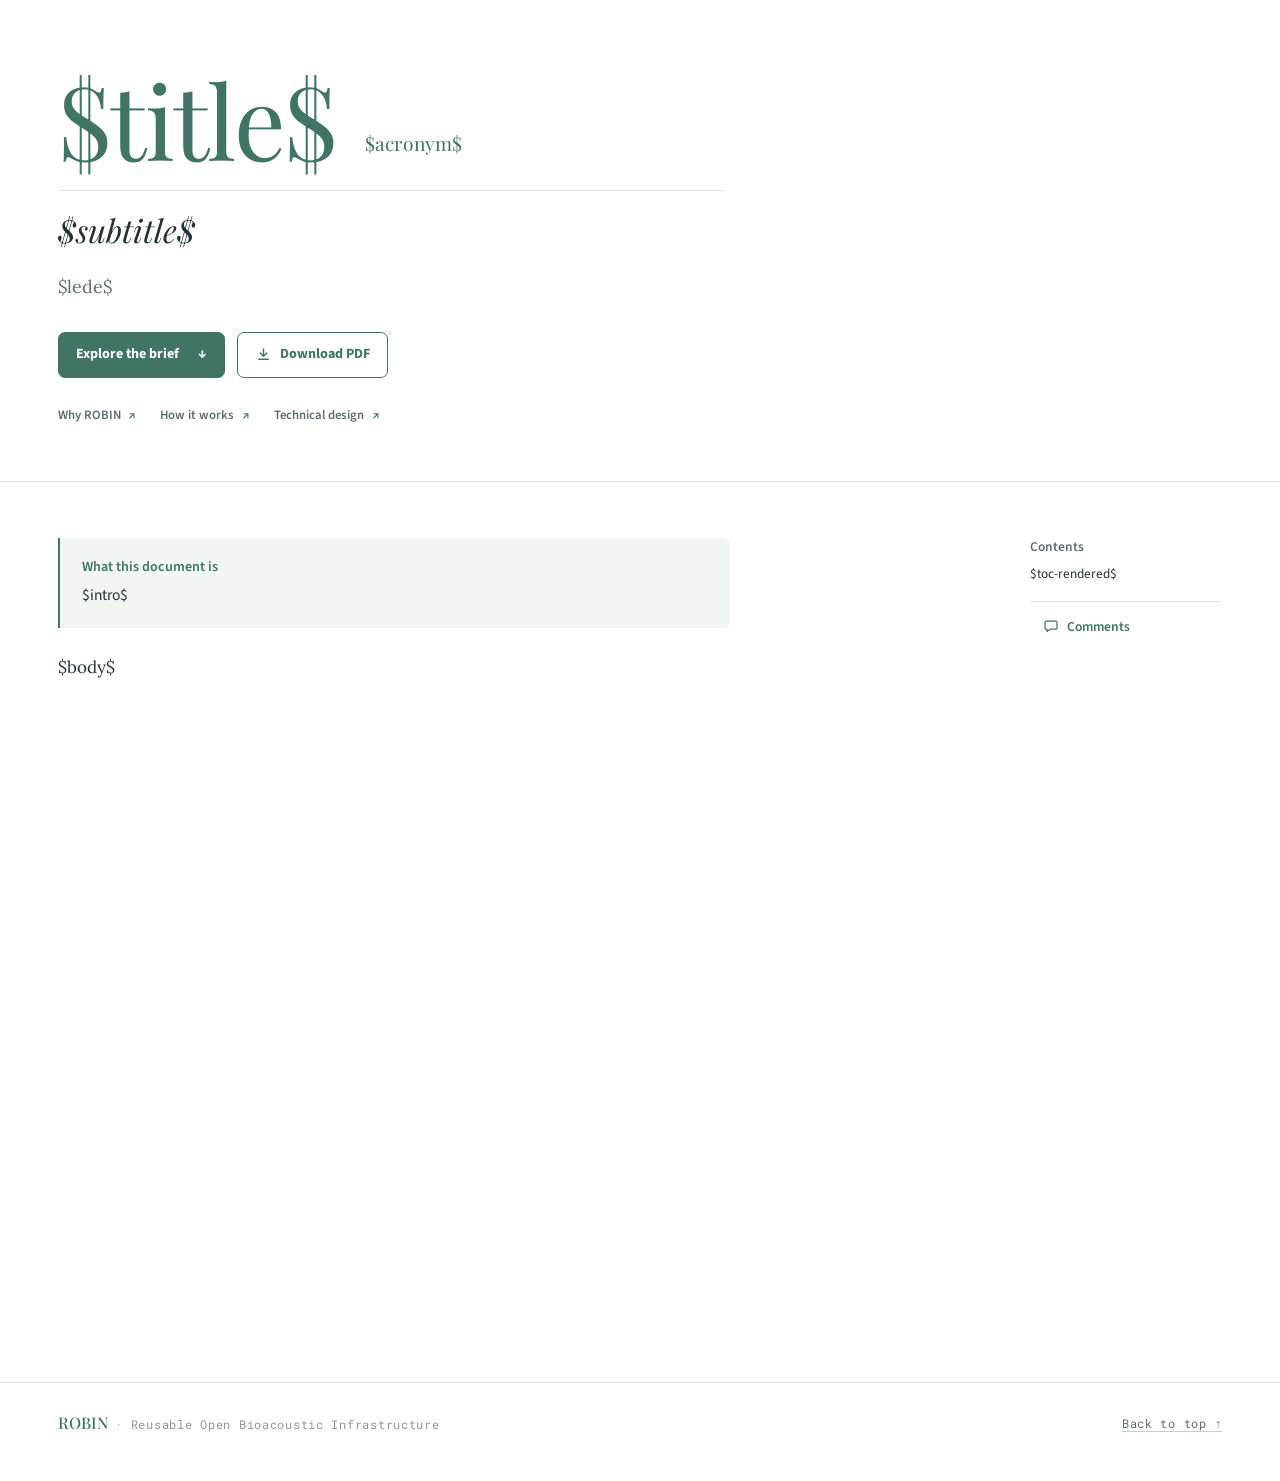
<file: templates/index.html>
<!doctype html>
<!-- GENERATED from content/brief.md by `make site` — edit the Markdown, not this file. -->
<html lang="en">
<head>
<meta charset="utf-8">
<meta name="viewport" content="width=device-width, initial-scale=1">
<title>$title$ — $subtitle$</title>
<meta name="description" content="$lede$">
<link rel="preconnect" href="https://fonts.googleapis.com">
<link rel="preconnect" href="https://fonts.gstatic.com" crossorigin>
<link href="https://fonts.googleapis.com/css2?family=Lora:ital,wght@0,400;0,600;0,700;1,400&family=Nunito+Sans:wght@400;600;700&family=Source+Sans+3:wght@400;600;700&family=Playfair+Display:ital,wght@0,400;0,500;0,600;1,400&family=Roboto+Mono:wght@400;500&display=swap" rel="stylesheet">
<link rel="stylesheet" href="style.css?v=$css-version$">
</head>
<body>

<header class="hero">
  <div class="hero-inner"><div class="hero-col">
    <div class="wordmark">
      <h1>$title$</h1>
      <p class="acronym">$acronym$</p>
    </div>
    <hr>
    <p class="subtitle">$subtitle$</p>
    <p class="lede">$lede$</p>
    <div class="hero-actions">
    <a class="button button-primary" href="#why">Explore the brief <span aria-hidden="true">↓</span></a>
    <a class="button" href="robin-brief.pdf" download>
      <svg viewBox="0 0 16 16" aria-hidden="true"><path d="M8 2v8m0 0L4.5 6.5M8 10l3.5-3.5M3 13h10" fill="none" stroke="currentColor" stroke-width="1.5" stroke-linecap="round" stroke-linejoin="round"/></svg>
      Download PDF
    </a>
    </div>
    <nav class="hero-routes" aria-label="Start reading">
      <a href="#why">Why ROBIN <span aria-hidden="true">↗</span></a>
      <a href="#design">How it works <span aria-hidden="true">↗</span></a>
      <a href="#app-tech">Technical design <span aria-hidden="true">↗</span></a>
    </nav>
  </div>
  </div>
</header>

<div class="layout">

<nav class="toc" aria-label="Contents">
  <p class="eyebrow">Contents</p>
$toc-rendered$
<button class="toc-comments" data-hypothesis-trigger>Comments <span class="count" data-hypothesis-annotation-count></span></button>
<a class="to-top" href="#top"><span>Back to top</span></a>
</nav>

<main>
<aside class="callout">
  <div class="callout-title">What this document is</div>
  <p>$intro$</p>
</aside>

$body$
</main>
</div>

<footer>
  <p><span class="mark">ROBIN</span> · Reusable Open Bioacoustic Infrastructure</p>
  <p><a href="#" onclick="window.scrollTo({top:0,behavior:'smooth'});return false;">Back to top ↑</a></p>
</footer>

<dialog id="lightbox" aria-label="Figure viewer">
  <button class="close" aria-label="Close">×</button>
  <div class="lb-body"></div>
  <p class="lb-caption"></p>
</dialog>

<button class="comments-btn" data-hypothesis-trigger aria-label="Open comments">
  <svg viewBox="0 0 20 20" aria-hidden="true"><path d="M4 4h12a1.5 1.5 0 0 1 1.5 1.5v7A1.5 1.5 0 0 1 16 14H9l-4 3v-3H4a1.5 1.5 0 0 1-1.5-1.5v-7A1.5 1.5 0 0 1 4 4z"/></svg>
  Comments <span class="count" data-hypothesis-annotation-count></span>
</button>

<!-- Comments: Hypothesis (hypothes.is). Select any text to annotate; the button opens the threads. -->
<script>
window.hypothesisConfig = function () {
  return {
    theme: 'clean',
    openSidebar: false,
    showHighlights: 'always',
    branding: {
      accentColor: '#3f7466',
      appBackgroundColor: '#f6f8f7',
      ctaBackgroundColor: '#3f7466',
      ctaTextColor: '#ffffff',
      selectionFontFamily: 'Lora, Georgia, serif',
      annotationFontFamily: '"Source Sans 3", system-ui, sans-serif'
    }
  };
};
</script>
<script>
// Hide the button while the sidebar is open, and hide a zero count.
document.body.addEventListener('hypothesis:layoutchange', function (e) {
  document.body.classList.toggle('h-open', e.detail.sidebarLayout.expanded);
});
new MutationObserver(function () {
  document.querySelectorAll('[data-hypothesis-annotation-count]').forEach(function (c) {
    c.toggleAttribute('data-zero', c.textContent.trim() === '0');
  });
}).observe(document.querySelector('.layout'), { childList: true, characterData: true, subtree: true });
</script>
<script src="https://hypothes.is/embed.js" async></script>

<!-- No JavaScript template literals below: pandoc reads dollar signs as template variables. -->
<script>
// Heading anchors (pandoc puts the id on the enclosing <section>)
document.querySelectorAll('main section > :is(h2, h3, h4):first-child').forEach(h => {
  const a = document.createElement('a');
  a.className = 'anchor'; a.href = '#' + h.parentElement.id; a.setAttribute('aria-label', 'Link to this section'); a.textContent = '#';
  h.appendChild(a);
});

// Scrollspy: highlight the current entry and expand only the current section's sub-entries
const links = [...document.querySelectorAll('.toc ol a')];
const targets = links.map(a => document.getElementById(a.hash.slice(1))).filter(Boolean);
const spy = () => {
  const y = window.scrollY + 140;
  let current = targets[0];
  for (const t of targets) if (t.getBoundingClientRect().top + window.scrollY <= y) current = t;
  const active = links.find(a => a.hash === '#' + current.id);
  links.forEach(a => a.classList.toggle('active', a === active));
  const top = active?.closest('.toc > ol > li');
  document.querySelectorAll('.toc > ol > li').forEach(li => li.classList.toggle('open', li === top));
};
document.addEventListener('scroll', spy, { passive: true }); spy();

// Back to top appears once the reader is past the opening screen.
const scrolled = () => document.body.classList.toggle('scrolled', window.scrollY > window.innerHeight * 0.8);
document.addEventListener('scroll', scrolled, { passive: true }); scrolled();

// Interactive figures (inline SVG). Each hotspot is a set of boxes in the figure's own
// coordinates; the shapes in those boxes belong to that part, so hovering or tapping a part
// fades the rest of the diagram and shows its description.
const NS = 'http://www.w3.org/2000/svg';
const SHAPES = 'rect, circle, ellipse, path, polygon, polyline, line, text, image';
async function wire(svg, container) {
  const data = JSON.parse(svg.querySelector('metadata.hotspots')?.textContent || '{"parts":[]}');
  await document.fonts.ready;
  const vb = svg.viewBox.baseVal;
  const inv = svg.getScreenCTM().inverse();
  const bounds = el => {
    const b = el.getBoundingClientRect();
    const p = new DOMPoint(b.x, b.y).matrixTransform(inv), q = new DOMPoint(b.right, b.bottom).matrixTransform(inv);
    return { x: (p.x + q.x) / 2, y: (p.y + q.y) / 2, w: q.x - p.x, h: q.y - p.y };
  };
  // A shape belongs to a box when its centre is in the box and it is no bigger than the box,
  // so large backgrounds (like the core panel) never get claimed by a part inside them.
  const inside = (s, [x, y, w, h]) =>
    s.x >= x && s.x <= x + w && s.y >= y && s.y <= y + h && s.w <= w + 24 && s.h <= h + 24;
  // A backdrop (a filled shape like the dark core panel) wholly contains some part's box.
  const contains = (s, [x, y, w, h]) =>
    s.x - s.w / 2 <= x && s.y - s.h / 2 <= y && s.x + s.w / 2 >= x + w && s.y + s.h / 2 >= y + h;
  const allBoxes = data.parts.flatMap(p => p.boxes);
  const boxes = new Map(), backdrops = new Map();
  const shapes = [...svg.querySelectorAll(SHAPES)].filter(el => {
    if (el.closest('defs, marker, metadata, clipPath, mask')) return false;
    if (el.tagName === 'rect' && +el.getAttribute('width') >= vb.width * 0.95) { el.classList.add('bg'); return false; }
    const b = bounds(el);
    const filled = !['none', 'transparent', 'rgba(0, 0, 0, 0)'].includes(getComputedStyle(el).fill);
    if (filled && allBoxes.some(box => contains(b, box))) { backdrops.set(el, b); return false; }
    boxes.set(el, b);
    return true;
  });
  shapes.forEach(el => el.classList.add('leaf'));

  // Two ways to highlight a part:
  // - Inside a backdrop: the backdrop stays solid and the other shapes on it fade into it.
  // - Elsewhere: one white veil covers the whole figure and copies of the part's shapes are drawn
  //   on top, so everything else (dark panel included) fades evenly as a single layer.
  const veil = document.createElementNS(NS, 'rect');
  Object.entries({ class: 'veil', x: vb.x, y: vb.y, width: vb.width, height: vb.height }).forEach(([k, v]) => veil.setAttribute(k, v));
  const lift = document.createElementNS(NS, 'g');
  lift.setAttribute('class', 'lift');
  const hits = document.createElementNS(NS, 'g');
  hits.setAttribute('class', 'hits');
  svg.append(veil, lift, hits);
  // Both matrices are read at the same moment: the figure's screen position changes on scroll.
  const copyOf = el => {
    const m = svg.getScreenCTM().inverse().multiply(el.getScreenCTM());
    const c = el.cloneNode(true);
    c.removeAttribute('id'); c.removeAttribute('class');
    c.setAttribute('transform', 'matrix(' + [m.a, m.b, m.c, m.d, m.e, m.f].join(' ') + ')');
    return c;
  };

  const tip = document.createElement('div');
  tip.className = 'ftip'; tip.setAttribute('role', 'tooltip'); tip.hidden = true;
  container.appendChild(tip);

  // A part's colour, so the tooltip matches what lights up. Shapes vote for a hue (fills by area,
  // strokes by length), so a pale tint and its darker outline count together. The figures' slate
  // greys, near-whites and dark ink don't vote; a part with nothing else keeps the neutral tooltip.
  // The winning hue is drawn as the figure's own strong colour of that hue, not as the pale tint.
  // "color" in the hotspot JSON overrides all of this.
  const hsl = v => {
    const m = v.match(/^rgba?\((\d+), (\d+), (\d+)(?:, ([\d.]+))?\)/);
    if (!m || (m[4] !== undefined && +m[4] < 0.2)) return null;
    const [r, g, b] = [m[1], m[2], m[3]].map(n => n / 255);
    const mx = Math.max(r, g, b), mn = Math.min(r, g, b), c = mx - mn, l = (mx + mn) / 2;
    if (!c) return { v, h: 0, s: 0, l, c };
    const h = mx === r ? ((g - b) / c + 6) % 6 : mx === g ? (b - r) / c + 2 : (r - g) / c + 4;
    return { v, h: h * 60, s: c / (1 - Math.abs(2 * l - 1)), l, c };
  };
  const tinted = k => k && k.c >= 0.025 && k.l >= 0.25 && !(k.h >= 190 && k.h <= 210 && k.c < 0.22);
  const hueGap = (a, b) => Math.min(Math.abs(a - b), 360 - Math.abs(a - b));
  const strong = [];
  shapes.forEach(el => {
    const cs = getComputedStyle(el);
    [cs.fill, cs.stroke].map(hsl).forEach(k => {
      if (tinted(k) && k.c >= 0.1 && k.l <= 0.6 && !strong.some(q => q.v === k.v)) strong.push(k);
    });
  });
  const colorOf = part => {
    const bins = new Map();
    part.members.forEach(el => {
      const cs = getComputedStyle(el), b = boxes.get(el), text = el.tagName === 'text';
      const vote = (v, weight) => {
        const k = hsl(v);
        if (!tinted(k)) return;
        const bin = Math.round(k.h / 20) % 18;
        const e = bins.get(bin) || { weight: 0, hue: 0, n: 0 };
        e.weight += weight; e.hue += k.h * weight; e.n += weight;
        bins.set(bin, e);
      };
      vote(cs.fill, b.w * b.h * (text ? 0.5 : 1));
      vote(cs.stroke, (b.w + b.h) * 2 * Math.max(parseFloat(cs.strokeWidth) || 0, 1) * 4);
    });
    let top = null;
    bins.forEach(e => { if (!top || e.weight > top.weight) top = e; });
    if (!top) return null;
    const hue = top.hue / top.n;
    const k = strong.filter(q => hueGap(q.h, hue) <= 20).sort((p, q) => hueGap(p.h, hue) - hueGap(q.h, hue))[0]
      || { v: 'hsl(' + hue.toFixed(0) + ' 38% 46%)', h: hue, s: 0.38, l: 0.46 };
    // Titles need contrast on white, so they use a darker version of the same hue.
    return { base: k.v, ink: 'hsl(' + k.h.toFixed(0) + ' ' + Math.round(Math.min(Math.max(k.s, 0.3), 0.6) * 100) + '% ' + Math.round(Math.min(k.l, 0.34) * 100) + '%)' };
  };

  let current = null;
  const show = part => {
    if (current !== part) {
      hide();
      if (part.onBackdrop) {
        shapes.forEach(el => el.classList.toggle('on', part.members.has(el)));
        svg.classList.add('focus');
      } else {
        part.copies ??= [...part.members].map(copyOf);
        lift.replaceChildren(...part.copies);
        svg.classList.add('veiled');
      }
      tip.innerHTML = '<strong>' + part.title + '</strong><span>' + part.body + '</span>';
      if (part.color === undefined) part.color = colorOf(part);
      else if (typeof part.color === 'string') part.color = { base: part.color, ink: part.color };
      tip.style.setProperty('--tip', part.color ? part.color.base : '');
      tip.style.setProperty('--tip-ink', part.color ? part.color.ink : '');
      current = part;
      tip.hidden = false;
      place(part);
    }
  };
  // Put the tooltip beside the highlighted part, never on it: try right, left, below, then above,
  // and take the first side with room inside the figure (else the side with the most room).
  const place = part => {
    const r = container.getBoundingClientRect();
    const rects = [...part.hit.querySelectorAll('rect')].map(el => el.getBoundingClientRect());
    const a = {
      l: Math.min(...rects.map(q => q.left)) - r.left, t: Math.min(...rects.map(q => q.top)) - r.top,
      r: Math.max(...rects.map(q => q.right)) - r.left, b: Math.max(...rects.map(q => q.bottom)) - r.top,
    };
    const w = tip.offsetWidth, h = tip.offsetHeight, gap = 12, W = r.width, H = r.height;
    const clampX = x => Math.min(Math.max(x, 8), W - w - 8);
    const clampY = y => Math.min(Math.max(y, 8), Math.max(H - h - 8, 8));
    const midY = (a.t + a.b) / 2 - h / 2, midX = (a.l + a.r) / 2 - w / 2;
    const sides = [
      { room: W - a.r - gap, need: w, x: a.r + gap, y: clampY(midY) },
      { room: a.l - gap, need: w, x: a.l - gap - w, y: clampY(midY) },
      { room: H - a.b - gap, need: h, x: clampX(midX), y: a.b + gap },
      { room: a.t - gap, need: h, x: clampX(midX), y: a.t - gap - h },
    ];
    const side = sides.find(s => s.room >= s.need) || sides.reduce((m, s) => (s.room - s.need > m.room - m.need ? s : m));
    tip.style.left = side.x + 'px'; tip.style.top = side.y + 'px';
  };
  function hide() {
    svg.classList.remove('focus', 'veiled');
    shapes.forEach(el => el.classList.remove('on'));
    tip.hidden = true; current = null;
  }

  data.parts.forEach(part => {
    part.members = new Set(shapes.filter(el => part.boxes.some(b => inside(boxes.get(el), b))));
    part.onBackdrop = part.boxes.every(box => [...backdrops.values()].some(b => contains(b, box)));
    const g = document.createElementNS(NS, 'g');
    g.setAttribute('class', 'hit'); g.setAttribute('tabindex', '0');
    g.setAttribute('role', 'button'); g.setAttribute('aria-label', part.title + ': ' + part.body);
    part.boxes.forEach(([x, y, w, h]) => {
      const r = document.createElementNS(NS, 'rect');
      Object.entries({ x, y, width: w, height: h }).forEach(([k, v]) => r.setAttribute(k, v));
      g.appendChild(r);
    });
    g.addEventListener('pointerenter', e => { if (e.pointerType === 'mouse') show(part); });
    g.addEventListener('pointerleave', e => { if (e.pointerType === 'mouse') hide(); });
    // Touch and pen: a tap selects the part.
    g.addEventListener('pointerdown', e => { if (e.pointerType !== 'mouse') show(part); });
    g.addEventListener('focus', () => show(part));
    g.addEventListener('blur', hide);
    part.hit = g;
    hits.appendChild(g);
  });
  svg.addEventListener('pointerdown', e => { if (!e.target.closest('.hit')) hide(); });
  return data;
}

// Lightbox: click a figure to see it full size. Interactive figures stay interactive in it.
const lb = document.getElementById('lightbox');
const lbBody = lb.querySelector('.lb-body');
const openLightbox = (content, figure) => {
  lbBody.replaceChildren(content);
  lb.querySelector('.lb-caption').innerHTML = figure.querySelector('figcaption').innerHTML;
  lb.showModal();
  if (content.matches('svg.ifig')) wire(content, lbBody);
};
lb.addEventListener('click', e => { if (e.target === lb || e.target.classList.contains('close')) lb.close(); });
lb.addEventListener('close', () => lbBody.replaceChildren());

document.querySelectorAll('main figure img').forEach(img => {
  img.addEventListener('click', () => {
    const big = new Image(); big.src = img.src; big.alt = img.alt;
    openLightbox(big, img.closest('figure'));
  });
});

document.querySelectorAll('figure.is-interactive').forEach(async fig => {
  const svg = fig.querySelector('svg.ifig');
  const pristine = svg.cloneNode(true);
  let pointer = 'mouse';
  svg.addEventListener('pointerdown', e => { pointer = e.pointerType; });
  // Mouse clicks zoom; taps on touch screens select a part instead (pinch-zoom still works there).
  svg.addEventListener('click', () => { if (pointer === 'mouse') openLightbox(pristine.cloneNode(true), fig); });
  const data = await wire(svg, fig.querySelector('.ifig-wrap'));
  if (data.hint) {
    const hint = document.createElement('em');
    hint.className = 'fhint'; hint.textContent = data.hint;
    fig.querySelector('figcaption').append(' ', hint);
  }
});

// Copy buttons on code blocks
document.querySelectorAll('main pre').forEach(pre => {
  const b = document.createElement('button');
  b.className = 'copy'; b.textContent = 'Copy';
  const text = pre.innerText.trim();
  b.addEventListener('click', async () => {
    try { await navigator.clipboard.writeText(text); b.textContent = 'Copied'; }
    catch { b.textContent = 'Press ⌘C'; }
    setTimeout(() => b.textContent = 'Copy', 1400);
  });
  pre.appendChild(b);
});
</script>
</body>
</html>
</file>
<file: templates/style.css>
/* ROBIN brief — palette lifted from the figures so text and diagrams read as one system. */
:root {
  color-scheme: light;
  --ink: #22313a;
  --slate: #5d6b73;
  --mist: #8a979e;
  --rule: #e3e8ea;
  --paper: #ffffff;
  --paper-2: #f3f6f5;
  --accent: #3f7466;
  --accent-soft: #edf4f1;
  --teal: #2f8592;

  --serif: "Lora", Georgia, serif;
  --display: "Playfair Display", Georgia, serif;
  --mono: "Roboto Mono", ui-monospace, Menlo, monospace;

  --measure: 42rem;
  --wide: 72rem;
  --toc: 14rem;
  --gutter: 16px;
}

*, *::before, *::after { box-sizing: border-box; }

html { scroll-behavior: smooth; scroll-padding-top: 2rem; -webkit-text-size-adjust: 100%; }

body {
  margin: 0;
  background: var(--paper);
  color: var(--ink);
  font: 400 1.0625rem/1.72 var(--serif);
  font-kerning: normal;
  text-rendering: optimizeLegibility;
  -webkit-font-smoothing: antialiased;
}

a { color: var(--teal); text-decoration: underline; text-decoration-color: color-mix(in srgb, var(--teal) 35%, transparent); text-underline-offset: 3px; text-decoration-thickness: 1px; transition: text-decoration-color .15s; }
a:hover { text-decoration-color: var(--teal); }

::selection { background: var(--accent-soft); }

/* ------------------------------------------------------------ hero */

.hero {
  padding: clamp(3.5rem, 10vw, 7rem) var(--gutter) clamp(2.5rem, 6vw, 4rem);
  border-bottom: 1px solid var(--rule);
}
.hero-inner { margin: 0 auto; }
.hero-col { width: 100%; max-width: var(--measure); }

.wordmark { display: flex; align-items: flex-end; gap: clamp(1rem, 3vw, 1.75rem); flex-wrap: wrap; }
.wordmark h1 {
  margin: 0;
  font: 400 clamp(4.25rem, 15vw, 8.5rem)/0.82 var(--display);
  color: var(--accent);
  letter-spacing: -0.015em;
}
.acronym {
  margin: 0 0 .35rem;
  font: 400 clamp(1rem, 2.4vw, 1.3rem)/1.25 var(--display);
  color: var(--accent);
}
.acronym strong { font-weight: 600; }

.hero hr { border: 0; border-top: 1px solid var(--accent); margin: 1.6rem 0 1.25rem; opacity: .7; }

.subtitle { margin: 0; font: italic 400 clamp(1.5rem, 4vw, 2.1rem)/1.2 var(--display); }
.lede {
  max-width: 38rem;
  margin: 1.4rem 0 2rem;
  font-size: clamp(1.1rem, 2.2vw, 1.25rem);
  line-height: 1.6;
  color: var(--slate);
}

.button {
  display: inline-flex; align-items: center; gap: .55rem;
  padding: .6rem 1.05rem;
  border: 1px solid var(--accent);
  border-radius: 999px;
  font: 500 .78rem/1 var(--mono);
  letter-spacing: .08em; text-transform: uppercase;
  color: var(--accent); text-decoration: none;
  transition: background .15s, color .15s;
}
.button svg { width: 15px; height: 15px; }
.button:hover { background: var(--accent); color: #fff; }

/* ------------------------------------------------------------ layout */

.layout {
  display: grid;
  grid-template-columns: minmax(0, 1fr);
  max-width: calc(var(--wide) + 2 * var(--gutter));
  margin: 0 auto;
  padding: 0 var(--gutter);
}
main { min-width: 0; padding: 3rem 0 4rem; }

/* Everything shares one left edge: text in a readable column, wide figures out to the full
   width of <main>. */
main > :not(section),
main section > :not(section, figure.wide, .table-wrap) { max-width: var(--measure); margin-left: 0; margin-right: auto; }
main figure.wide, main .table-wrap { max-width: var(--wide); margin-left: 0; }

.toc { display: none; }

@media (min-width: 1100px) {
  .layout {
    grid-template-columns: minmax(0, 1fr) var(--toc);
    column-gap: 4rem;
    max-width: calc(var(--wide) + 4rem + var(--toc) + 2 * var(--gutter));
  }
  main { grid-column: 1; grid-row: 1; }
  .toc {
    grid-column: 2; grid-row: 1;
    display: block;
    position: sticky; top: 0; z-index: 2;  /* above the appendix tone, which bleeds sideways */
    align-self: start;
    max-height: 100vh; overflow-y: auto;
    padding: 3.4rem 0 2rem;
    font-size: .9rem;
  }
  .toc ol { list-style: none; margin: 0; padding: 0; }
  .toc .toc-app { margin-top: 1rem; padding-top: 1rem; border-top: 1px solid var(--rule); }
  .toc ol a {
    display: flex; gap: .7rem;
    padding: .3rem 0 .3rem .8rem;
    border-left: 2px solid transparent;
    color: var(--slate); text-decoration: none; line-height: 1.35;
    transition: color .15s, border-color .15s;
  }
  .toc ol a span { font: 500 .7rem/1.9 var(--mono); color: var(--mist); min-width: 1.3rem; }
  .toc ol a:hover { color: var(--ink); }
  .toc ol a.active { color: var(--accent); border-left-color: var(--accent); }
  .toc ol a.active span { color: var(--accent); }

  /* Sub-entries only show for the section you're reading. */
  .toc li:not(.open) > .toc-sub { display: none; }
  .toc .toc-sub a { padding-left: 2.8rem; font-size: .82rem; }
}

/* ------------------------------------------------------------ type */

.eyebrow {
  margin: 0 0 .35rem;
  font: 500 .72rem/1.4 var(--mono);
  letter-spacing: .14em; text-transform: uppercase;
  color: var(--accent);
}

section.level2 { padding-top: 2.5rem; }
section.appendix { margin-top: 3rem; padding-top: 4rem; border-top: 1px solid var(--rule); }

h2, h3, h4 { position: relative; color: var(--accent); font-family: var(--display); font-weight: 500; text-wrap: balance; }
h2 { font-size: clamp(1.75rem, 4.2vw, 2.3rem); line-height: 1.15; margin-top: 0; margin-bottom: 1.1rem; letter-spacing: -.005em; }
h2 .eyebrow { display: block; margin-bottom: .5rem; font-family: var(--mono); }
section.appendix h2 { font-size: clamp(2rem, 5vw, 2.7rem); }
h3 { font-size: 1.45rem; line-height: 1.25; margin-top: 2.6rem; margin-bottom: .8rem; }
h4 { font-family: var(--serif); font-weight: 700; font-size: 1.02rem; color: var(--ink); margin-top: 2rem; margin-bottom: .5rem; }

h3 .letter {
  display: inline-block; min-width: 1.6em;
  font: 400 1.05em/1 var(--display); color: #7c8f85;
}

.anchor {
  position: absolute; left: -1.3em; bottom: 0;
  padding-right: .4em;
  color: var(--mist); text-decoration: none; font-weight: 400;
  opacity: 0; transition: opacity .15s;
}
h2:hover .anchor, h3:hover .anchor, h4:hover .anchor, .anchor:focus { opacity: 1; }
@media (max-width: 720px) { .anchor { display: none; } }

p { margin-top: 0; margin-bottom: 1.15rem; }
strong { font-weight: 700; }

.pull {
  margin-top: 1.8rem;
  margin-bottom: 1.4rem;
  padding: .2rem 0 .2rem 1.3rem;
  border-left: 2px solid var(--accent);
  font-weight: 600; font-size: 1.12rem; line-height: 1.6;
}
.pull p:last-child { margin-bottom: 0; }

/* ------------------------------------------------------------ lists */

/* One family: bullets and numbers hang in a narrow gutter, aligned to the first line;
   term lists (module rows, definitions) are hairline-ruled rows with the term on the left. */
main ul, main ol { list-style: none; margin: 0 0 1.4rem; padding: 0; }
main li { position: relative; margin: 0 0 .6rem; padding-left: 1.6rem; }
main li:last-child { margin-bottom: 0; }
main li > p { margin-bottom: .5rem; }
main li > p:last-child { margin-bottom: 0; }
main li > :is(ul, ol) { margin: .55rem 0 0; }

main ul > li::before {
  content: ""; position: absolute; left: .35rem; top: .78em;
  width: .36rem; height: .36rem; border-radius: 50%;
  background: color-mix(in srgb, var(--accent) 70%, #fff);
}
main ul ul > li::before { background: none; border: 1px solid var(--accent); }

main ol { counter-reset: r; }
main ol > li { counter-increment: r; padding-left: 2.1rem; margin-bottom: .85rem; }
main ol > li::before {
  content: counter(r); position: absolute; left: 0; top: 0;
  width: 1.4rem; text-align: right;
  font: 400 1.08em/inherit var(--display); font-variant-numeric: lining-nums; color: #7c8f85;
}
main ol > li > strong:first-child { color: var(--ink); }

main dl { margin: 1.2rem 0 1.6rem; padding: 0; font: 400 1.02rem/1.6 var(--sans); }
main dt { margin: 0; font-weight: 650; color: var(--accent); }
main dd { margin: .1rem 0 1rem 1.4rem; color: var(--ink); }
main dd:last-child { margin-bottom: 0; }
main dd p { margin: 0; }

.cards { display: grid; grid-template-columns: repeat(auto-fit, minmax(12rem, 1fr)); gap: .8rem; margin-bottom: 1.4rem; }
.card { padding: .9rem 1.1rem; border: 1px solid var(--rule); border-radius: 6px; }
.card p:last-child { margin: 0; font-size: .97rem; line-height: 1.55; }

/* ------------------------------------------------------------ callouts */

.callout {
  margin-bottom: 1.6rem;
  padding: 1.05rem 1.3rem;
  border-left: 3px solid var(--accent);
  border-radius: 0 6px 6px 0;
  background: var(--accent-soft);
  font-size: .97rem; line-height: 1.65;
}
.callout p:last-child { margin-bottom: 0; }
.callout-title { margin-bottom: .35rem; font: 500 .72rem/1.4 var(--mono); letter-spacing: .14em; text-transform: uppercase; color: var(--accent); }

/* ------------------------------------------------------------ tables */

/* Small sans text, quiet uppercase labels, one firm rule under the header, hairlines between rows. */
.table-wrap { margin: 1.6rem 0 2rem; overflow-x: auto; -webkit-overflow-scrolling: touch; }
.table-wrap table { width: 100%; border-collapse: collapse; font: 400 .9rem/1.45 var(--sans); color: var(--ink); }
.table-wrap th {
  padding: 0 .9rem .55rem 0;
  font: 600 .7rem/1.3 var(--sans); letter-spacing: .08em; text-transform: uppercase; color: var(--slate);
  text-align: left; vertical-align: bottom; white-space: nowrap;
  border-bottom: 1px solid var(--slate);
}
.table-wrap td { padding: .6rem .9rem .6rem 0; vertical-align: top; border-bottom: 1px solid var(--rule); }
.table-wrap :is(th, td):last-child { padding-right: 0; }
.table-wrap td:first-child { font-weight: 600; }
.table-wrap td code { font-size: .8em; white-space: nowrap; }
.table-wrap caption { caption-side: bottom; padding-top: .7rem; text-align: left; font: 400 .85rem/1.5 var(--sans); color: var(--slate); }

/* ------------------------------------------------------------ code */

code {
  font: 400 .84em/1 var(--mono);
  color: var(--teal);
  background: var(--paper-2);
  padding: .14em .36em;
  border-radius: 3px;
  overflow-wrap: anywhere;
}
pre {
  position: relative;
  margin-bottom: 1.6rem;
  padding: 1rem 1.25rem;
  overflow-x: auto;
  background: var(--paper-2);
  border-left: 3px solid var(--teal);
  border-radius: 0 6px 6px 0;
}
pre code { padding: 0; background: none; font-size: .84rem; line-height: 1.75; color: var(--ink); overflow-wrap: normal; white-space: pre; }

.copy {
  position: absolute; top: .55rem; right: .55rem;
  padding: .25rem .55rem;
  border: 1px solid var(--rule); border-radius: 4px;
  background: #fff; color: var(--slate);
  font: 500 .65rem/1.2 var(--mono); letter-spacing: .08em; text-transform: uppercase;
  cursor: pointer; opacity: 0; transition: opacity .15s;
}
pre:hover .copy, .copy:focus { opacity: 1; }
@media (hover: none) { .copy { opacity: 1; } }

/* ------------------------------------------------------------ figures */

/* The diagrams already sit on white, so they go straight onto the page with no frame. */
figure { margin: 2.6rem auto 2.8rem; }
figure img { display: block; width: 100%; height: auto; cursor: zoom-in; }
figcaption {
  max-width: var(--measure);
  margin: 1rem 0 0;
  padding-top: .7rem;
  border-top: 1px solid var(--rule);
  font-size: .88rem; line-height: 1.5; color: var(--slate);
}
figcaption span {
  margin-right: .7rem;
  font: 500 .7rem/1 var(--mono); letter-spacing: .12em; text-transform: uppercase; color: var(--accent);
}

dialog#lightbox {
  width: min(96vw, 1800px); max-width: none; max-height: 94vh;
  padding: 1.25rem; border: 0; border-radius: 10px;
  background: #fff;
  box-shadow: 0 30px 80px -20px rgba(0,0,0,.4);
  overflow: auto;
}
dialog#lightbox::backdrop { background: rgba(34, 49, 58, .55); backdrop-filter: blur(3px); }
dialog#lightbox .lb-body img, dialog#lightbox .lb-body svg { display: block; width: 100%; height: auto; }
dialog#lightbox .lb-caption { margin: .9rem 0 0; font-size: .9rem; color: var(--slate); }
dialog#lightbox .lb-caption span { margin-right: .7rem; font: 500 .7rem/1 var(--mono); letter-spacing: .12em; text-transform: uppercase; color: var(--accent); }
dialog#lightbox .close {
  position: sticky; top: 0; float: right;
  width: 2rem; height: 2rem; margin: -.4rem -.4rem 0 0;
  border: 1px solid var(--rule); border-radius: 50%;
  background: #fff; color: var(--slate); font-size: 1.2rem; line-height: 1; cursor: pointer;
}

/* ------------------------------------------------------------ footer */

footer {
  display: flex; justify-content: space-between; flex-wrap: wrap; gap: 1rem;
  max-width: calc(var(--wide) + 4rem + var(--toc) + 2 * var(--gutter));
  margin: 0 auto; padding: 2rem var(--gutter) 3rem;
  border-top: 1px solid var(--rule);
  font: 400 .75rem/1.4 var(--mono); letter-spacing: .06em; color: var(--mist);
}
footer p { margin: 0; }
footer .mark { font: 500 1rem/1 var(--display); color: var(--accent); letter-spacing: 0; }
footer a { color: var(--slate); }

@media print {
  .comments-btn { display: none !important; }
  hypothesis-highlight { background: none !important; box-shadow: none !important; }
  .toc, .button, .copy, footer a { display: none !important; }
}

/* Line the hero up with the reading column when the contents rail is showing. */
@media (min-width: 1100px) {
  .hero-inner {
    display: grid;
    grid-template-columns: minmax(0, 1fr) var(--toc);
    column-gap: 4rem;
    max-width: calc(var(--wide) + 4rem + var(--toc));
  }
  .hero-col { grid-column: 1; }
}

/* ------------------------------------------------------------ interactive figures */

.ifig-wrap, #lightbox .lb-body { position: relative; }
svg.ifig { display: block; width: 100%; height: auto; }
svg.ifig .leaf { transition: opacity .2s ease; }
svg.ifig.focus .leaf:not(.on) { opacity: .14; }
svg.ifig .veil { fill: #fff; opacity: 0; pointer-events: none; transition: opacity .2s ease; }
svg.ifig.veiled .veil { opacity: .86; }
svg.ifig .lift { pointer-events: none; }
svg.ifig .hit rect { fill: transparent; }
figure svg.ifig { cursor: zoom-in; }
#lightbox svg.ifig { cursor: default; }
svg.ifig .hit:focus { outline: none; }
svg.ifig .hit:focus-visible rect { stroke: var(--accent); stroke-width: 3; stroke-dasharray: 8 6; }
.ftip {
  position: absolute; z-index: 5;
  width: min(22rem, calc(100% - 16px));
  padding: .8rem 1rem .9rem;
  border-left: 3px solid var(--tip, var(--accent));
  border-radius: 0 6px 6px 0;
  background: color-mix(in srgb, var(--tip, transparent) 7%, #fff);
  box-shadow: 0 0 0 1px var(--rule), 0 12px 32px -12px rgba(34, 49, 58, .35);
  font-size: .9rem; line-height: 1.5; color: var(--ink);
  pointer-events: none;
}
.ftip strong { display: block; margin-bottom: .2rem; font: 500 .72rem/1.4 var(--mono); letter-spacing: .12em; text-transform: uppercase; color: var(--tip-ink, var(--accent)); }
.fhint { color: var(--mist); font-style: italic; }

/* Editorial refresh: clear reading paths, deliberate whitespace, and quiet UI. */
:root {
  --sans: "Source Sans 3", -apple-system, BlinkMacSystemFont, "Segoe UI", sans-serif;
  --gutter: clamp(22px, 4.5vw, 76px);
  --wide: 68rem;
  --toc: 12rem;
}
.hero { padding-top: clamp(3rem, 6vw, 6rem); padding-bottom: 3.5rem; }
.hero-inner {
  display: grid;
  grid-template-columns: minmax(0, 1.35fr) minmax(19rem, .85fr);
  gap: clamp(3rem, 6vw, 7rem);
  align-items: center;
  max-width: 82rem;
}
.hero-col { max-width: 42rem; }
.wordmark h1 { font-size: clamp(4.5rem, 8vw, 7.5rem); }
.acronym { font-size: clamp(.95rem, 1.5vw, 1.2rem); }
.hero hr { margin-top: 1.8rem; border-color: var(--rule); opacity: 1; }
.subtitle { font-size: clamp(1.6rem, 2.5vw, 2.1rem); }
.lede { font-size: 1.12rem; line-height: 1.75; margin-bottom: 1.8rem; }
.hero-actions { display: flex; flex-wrap: wrap; gap: .75rem; }
.button {
  min-height: 46px; padding: .8rem 1.1rem; border-radius: 7px;
  font: 700 .88rem/1.2 var(--sans); letter-spacing: 0; text-transform: none;
}
.button-primary { background: var(--accent); color: white; }
.button-primary:hover { background: #2e594e; }
.button-primary span { margin-left: .6rem; }
.hero-routes { display: flex; flex-wrap: wrap; gap: .6rem 1.5rem; margin-top: 1.8rem; }
.hero-routes a, .map-link { font: 600 .8rem/1.5 var(--sans); text-decoration: none; color: var(--slate); }
.hero-routes a span { margin-left: .3rem; color: var(--accent); }
.hero-routes a:hover, .map-link:hover { color: var(--accent); text-decoration: underline; }
.hero-map {
  padding: clamp(1.4rem, 3vw, 2.5rem); border: 1px solid #dce6e1; border-radius: 18px;
  background: linear-gradient(145deg, #f8faf8, #edf3f0); text-align: center;
}
.hero-map > .eyebrow { margin-bottom: 2rem; font-size: .64rem; }
.map-ports { display: flex; justify-content: center; gap: .5rem; }
.map-ports span {
  flex: 1; padding: .65rem .35rem; border: 1px solid #d8e2dc; border-radius: 6px;
  background: #ffffffb3; font: 600 .75rem/1.3 var(--sans); color: #50665d;
}
.map-ports-bottom { max-width: 80%; margin: auto; }
.map-connector { height: 26px; width: 1px; background: #9eb7ac; margin: auto; }
.map-core { padding: 1.65rem 1rem; border-radius: 10px; background: #284e43; color: white; box-shadow: 0 14px 30px -20px #193e32a6; }
.map-label { font: 500 .64rem/1 var(--mono); letter-spacing: .15em; color: #c4d8cb; }
.map-core p { font: 400 clamp(2rem, 3vw, 2.75rem)/1.15 var(--display); margin: .8rem 0 1rem; }
.map-detail { font: 400 .71rem/1.5 var(--sans); color: #d3e2d9; }
.map-caption { font: 400 .8rem/1.6 var(--sans); color: var(--slate); margin: 1.5rem 0 .8rem; }
.map-link { color: var(--accent); }
.layout { max-width: calc(82rem + 2 * var(--gutter)); }
main { padding-top: 3.5rem; }
.toc, figcaption, .lb-caption, .callout, main dl, .card, .ftip { font-family: var(--sans); }
.toc { font-size: .83rem; }
.toc ol a { padding-top: .45rem; padding-bottom: .45rem; }
.callout { border-left-width: 2px; padding: 1.2rem 1.4rem; background: #f2f6f3; }
.callout-title { font-family: var(--sans); letter-spacing: .08em; font-weight: 700; }
section.level2 { padding-top: 4rem; }
section.level2 + section.level2 { margin-top: 2rem; border-top: 1px solid var(--rule); }
h2 { font-size: clamp(1.8rem, 3vw, 2.5rem); letter-spacing: -.025em; }
h3 { font-family: var(--sans); font-weight: 700; font-size: 1.35rem; letter-spacing: -.015em; }
h4 { font-family: var(--sans); }
.section-takeaway { font: 400 1.0625rem/1.65 var(--serif); color: var(--slate); margin-top: -.25rem; margin-bottom: 1.35rem; }
main section.level2 > p.section-takeaway {
  margin-left: calc(clamp(1.8rem, 3vw, 2.5rem) * 1.4);
  max-width: calc(var(--measure) - clamp(1.8rem, 3vw, 2.5rem) * 1.4);
}
figure { margin-top: 3rem; margin-bottom: 3.2rem; }
figcaption { font-size: .82rem; line-height: 1.65; }
section.appendix { padding-top: 3.5rem; border-top: 2px solid #bdd0c5; }
section.appendix > h2 .eyebrow { color: var(--slate); }
.appendix-guide { margin: 1.5rem 0 2rem; padding: 1.4rem; border: 1px solid #dce6e1; border-radius: 9px; background: #f6f8f6; font: 400 .95rem/1.6 var(--sans); }
.appendix-guide p { margin: .5rem 0 1rem; }
.appendix-guide nav { display: flex; flex-wrap: wrap; gap: .6rem 1.4rem; }
.appendix-guide a { font-size: .8rem; font-weight: 700; }
a:focus-visible, button:focus-visible { outline: 2px solid var(--accent); outline-offset: 5px; }
@media (min-width: 1100px) {
  .layout { column-gap: clamp(3rem, 5vw, 5rem); }
  .hero-inner { grid-template-columns: minmax(0, 1.35fr) minmax(19rem, .85fr); }
}
@media (max-width: 850px) {
  .hero-inner { grid-template-columns: 1fr; gap: 2.5rem; }
  .hero-col { max-width: 100%; }
  .hero-map { max-width: 32rem; width: 100%; }
  .hero-routes { gap: .8rem 1.2rem; }
  section.level2 { padding-top: 2.8rem; }
}
@media (prefers-reduced-motion: reduce) {
  html { scroll-behavior: auto; }
  *, *::before, *::after { transition: none !important; }
}

/* Plain labels and section numerals that belong to the heading. */
.eyebrow, .callout-title, .ftip strong,
figcaption span, dialog#lightbox .lb-caption span {
  font-family: var(--sans);
  font-weight: 600;
  text-transform: none;
  letter-spacing: 0;
}
.eyebrow { font-size: .84rem; line-height: 1.5; color: var(--slate); }
.callout-title { font-size: .88rem; }
.ftip strong { font-size: .88rem; }
figcaption span, dialog#lightbox .lb-caption span { font-size: .82rem; }
section.level2 > h2 {
  display: grid;
  grid-template-columns: 1.1em minmax(0, 1fr);
  column-gap: .3em;
  align-items: baseline;
}
section.level2 > h2 .eyebrow {
  display: block; margin: 0;
  font: 400 .8em/1.15 var(--display);
  letter-spacing: -.03em;
  color: #7c8f85;
}
section.appendix > h2 { display: block; }
section.appendix > h2 .eyebrow {
  margin-bottom: .65rem;
  font: 400 1rem/1.4 var(--serif);
  letter-spacing: 0;
  color: var(--slate);
}
.toc ol a span { font: 400 .85rem/1.35 var(--serif); color: var(--slate); }

/* ---------- comments (Hypothesis) ---------- */
:root {
  --hypothesis-highlight-color: color-mix(in srgb, var(--accent) 13%, transparent);
  --hypothesis-highlight-secondColor: color-mix(in srgb, var(--accent) 20%, transparent);
  --hypothesis-highlight-thirdColor: color-mix(in srgb, var(--accent) 26%, transparent);
  --hypothesis-highlight-focused-color: color-mix(in srgb, var(--teal) 24%, transparent);
}
hypothesis-highlight {
  box-shadow: inset 0 -1.5px color-mix(in srgb, var(--accent) 55%, transparent);
  border-radius: 2px;
  transition: background-color .15s;
}
.comments-btn {
  position: fixed; right: 1.25rem; bottom: 1.25rem; z-index: 20;
  display: inline-flex; align-items: center; gap: .45rem;
  padding: .55rem .95rem .55rem .8rem;
  font: 600 .85rem/1 var(--sans); color: var(--accent);
  background: var(--paper); border: 1px solid var(--rule); border-radius: 999px;
  box-shadow: 0 1px 2px rgb(34 49 58 / .06), 0 4px 14px rgb(34 49 58 / .08);
  cursor: pointer; transition: border-color .15s, box-shadow .15s;
}
.comments-btn:hover { border-color: color-mix(in srgb, var(--accent) 45%, var(--rule)); box-shadow: 0 1px 2px rgb(34 49 58 / .08), 0 6px 18px rgb(34 49 58 / .12); }
.comments-btn svg { width: 1rem; height: 1rem; fill: none; stroke: currentColor; stroke-width: 1.5; stroke-linejoin: round; }
.comments-btn .count, .toc-comments .count { min-width: 1.35rem; padding: .2rem .4rem; border-radius: 999px; background: var(--accent-soft); font-size: .75rem; text-align: center; }
.count:empty, .count[data-zero] { display: none; }
.toc-comments { display: none; }
@media (min-width: 1100px) {
  .comments-btn { display: none; }
  .toc-comments {
    display: flex; align-items: center; gap: .5rem; width: 100%;
    margin-top: 1rem; padding: 1rem 0 0 .8rem;
    border: 0; border-top: 1px solid var(--rule); background: none;
    font: 600 .85rem/1 var(--sans); color: var(--accent); cursor: pointer; text-align: left;
  }
  .toc-comments::before {
    content: ""; width: 1rem; height: 1rem; background: currentColor;
    -webkit-mask: url("data:image/svg+xml,%3Csvg xmlns='http://www.w3.org/2000/svg' viewBox='0 0 20 20'%3E%3Cpath d='M4 4h12a1.5 1.5 0 0 1 1.5 1.5v7A1.5 1.5 0 0 1 16 14H9l-4 3v-3H4a1.5 1.5 0 0 1-1.5-1.5v-7A1.5 1.5 0 0 1 4 4z' fill='none' stroke='black' stroke-width='1.5' stroke-linejoin='round'/%3E%3C/svg%3E") center / contain no-repeat;
            mask: url("data:image/svg+xml,%3Csvg xmlns='http://www.w3.org/2000/svg' viewBox='0 0 20 20'%3E%3Cpath d='M4 4h12a1.5 1.5 0 0 1 1.5 1.5v7A1.5 1.5 0 0 1 16 14H9l-4 3v-3H4a1.5 1.5 0 0 1-1.5-1.5v-7A1.5 1.5 0 0 1 4 4z' fill='none' stroke='black' stroke-width='1.5' stroke-linejoin='round'/%3E%3C/svg%3E") center / contain no-repeat;
  }
  .toc-comments:hover { color: var(--ink); }
}
body.h-open .comments-btn { opacity: 0; pointer-events: none; }

/* ---------- back to top: at the foot of the sticky contents on desktop, floating on phones ---------- */
.to-top {
  position: fixed; right: 1.25rem; bottom: 4.6rem; z-index: 20;
  display: inline-flex; align-items: center; justify-content: center;
  width: 2.5rem; height: 2.5rem;
  font: 600 .85rem/1 var(--sans); color: var(--accent); text-decoration: none;
  background: var(--paper); border: 1px solid var(--rule); border-radius: 999px;
  box-shadow: 0 1px 2px rgb(34 49 58 / .06), 0 4px 14px rgb(34 49 58 / .08);
  opacity: 0; pointer-events: none; transition: opacity .2s, color .15s;
}
.to-top::before { content: "↑"; font-size: 1rem; }
.to-top span { position: absolute; width: 1px; height: 1px; overflow: hidden; clip-path: inset(50%); }
body.scrolled .to-top { opacity: 1; pointer-events: auto; }
body.h-open .to-top { opacity: 0; pointer-events: none; }
.to-top:hover { color: var(--ink); }
@media (min-width: 1100px) {
  .toc { height: 100vh; display: flex; flex-direction: column; }
  .to-top {
    position: static; margin-top: auto; align-self: flex-start;
    width: auto; height: auto; gap: .5rem;
    padding: 1.5rem 0 0 .8rem;
    background: none; border: 0; box-shadow: none;
  }
  .to-top span { position: static; width: auto; height: auto; overflow: visible; clip-path: none; }
}

/* ---------- appendices: a faint warm paper tone marks them as reference, not the main text ---------- */
:root { --appendix: #f7f6f1; }
section.appendix {
  position: relative;
  display: flow-root;   /* keep the last child's margin inside, so no white seam between appendices */
  /* Paint the tone edge to edge without changing the layout. */
  box-shadow: 0 0 0 100vmax var(--appendix);
  clip-path: inset(0 -100vmax);
  background: var(--appendix);
}
section.appendix:first-of-type, section:not(.appendix) + section.appendix { margin-top: 4rem; border-top: 0; }
section.appendix + section.appendix { margin-top: 0; padding-top: 5rem; border-top: 0; }
section.appendix:last-child { padding-bottom: 4rem; }
main:has(> section.appendix:last-child) { padding-bottom: 0; }
/* Figures sit straight on the tone: drop any painted white background, and fade to the tone, not white. */
section.appendix svg.ifig .bg { fill: transparent; }
section.appendix svg.ifig .veil { fill: var(--appendix); }
/* Code stays on white cards so it reads crisply. */
section.appendix pre { background: #fff; box-shadow: 0 0 0 1px #e7e5dc; }
section.appendix :not(pre) > code { background: #eeece4; }
section.appendix .callout { background: #fff; }
</file>
